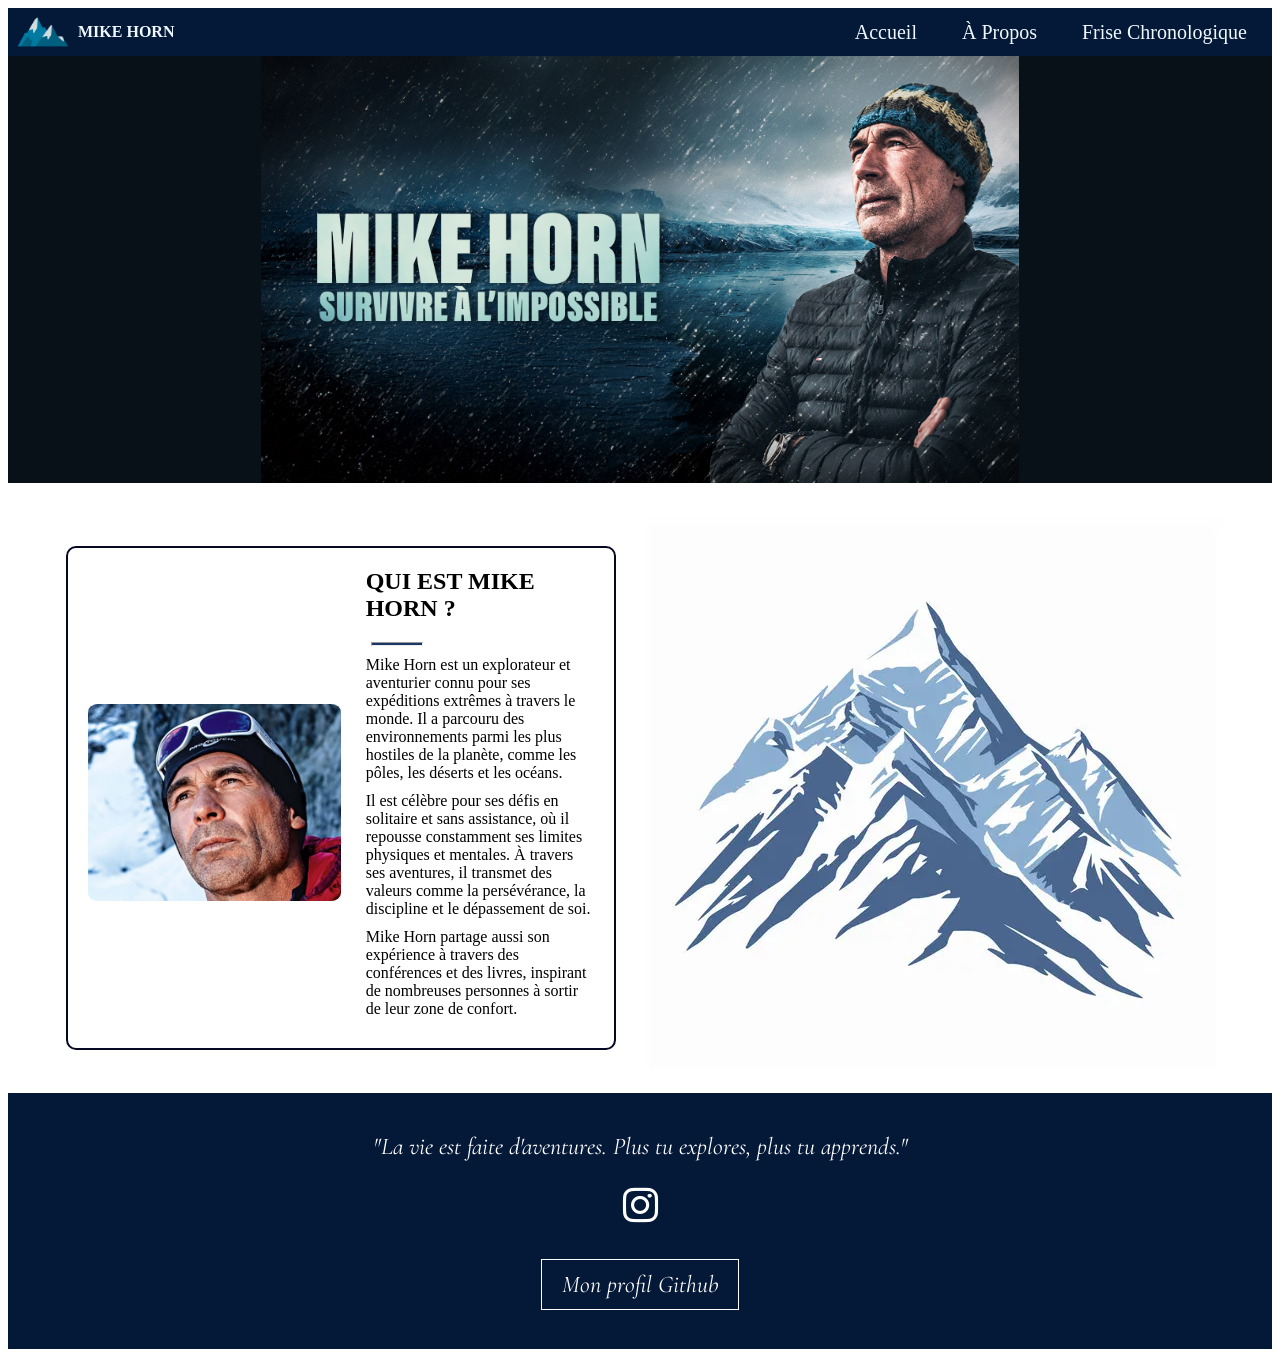
<file: index.html>
<!DOCTYPE html>
<html lang="fr">

<head>
    <meta charset="UTF-8">
    <meta name="viewport" content="width=device-width, initial-scale=1.0">
    <title>Mike Horn</title>
    <link rel="stylesheet" href="style.css">
    <link rel="stylesheet" href="https://cdnjs.cloudflare.com/ajax/libs/font-awesome/6.5.1/css/all.min.css">
    <link href="https://fonts.googleapis.com/css2?family=Cormorant+Garamond:ital@1&display=swap" rel="stylesheet">
</head>

<body>
    <header>
        <nav class="navbar">
            <article class="left">
                <img class="logo" src="assets/mountain.png" alt="montagne">
                <section class="titleNav">
                    <h1>MIKE HORN</h1>
                </section>
            </article>
            <section class="nav_lien">
                <a href="index.html"> Accueil</a>
                <a href="carte.html"> À Propos</a>
                <a href="frise.html"> Frise Chronologique</a>
            </section>
        </nav>
    </header>

    <main>

        <section class="big-image">
            <img class="photo" src="assets/Photo_Base.jpg" alt="Photo_Mike_Horn">
        </section>

        <section class="centre">
            <section class="cadre">
                <img class="photo-texte" src="assets/mike-horn.jpg" alt="photo-mike-horn">
                <article>
                    <h2> QUI EST MIKE HORN ?</h2>
                    <hr class="ligne">
                    <p class="texte">
                        Mike Horn est un explorateur et aventurier connu pour ses expéditions extrêmes à travers le
                        monde. Il a parcouru des environnements parmi les plus hostiles de la planète, comme les pôles,
                        les déserts et les océans.
                    </p>
                    <p class="texte">
                        Il est célèbre pour ses défis en solitaire et sans assistance, où il repousse constamment ses
                        limites physiques et mentales. À travers ses aventures, il transmet des valeurs comme la
                        persévérance, la discipline et le dépassement de soi.
                    </p>
                    <p class="texte">
                        Mike Horn partage aussi son expérience à travers des conférences et des livres, inspirant de
                        nombreuses personnes à sortir de leur zone de confort.
                    </p>
                </article>
            </section>
            <img class="montagne" src="assets/montagne.jpg" alt="image_montage">
        </section>
    </main>


    <footer>
        <p>"La vie est faite d'aventures. Plus tu explores, plus tu apprends."</p>
        <a href="https://www.instagram.com/mikehornexplorer/">
            <i class="fa-brands fa-instagram"></i>
        </a>
        <p><a class="lien" href="https://github.com/Mayulie"> Mon profil Github</a></p>
    </footer>

</body>

</html>
</file>
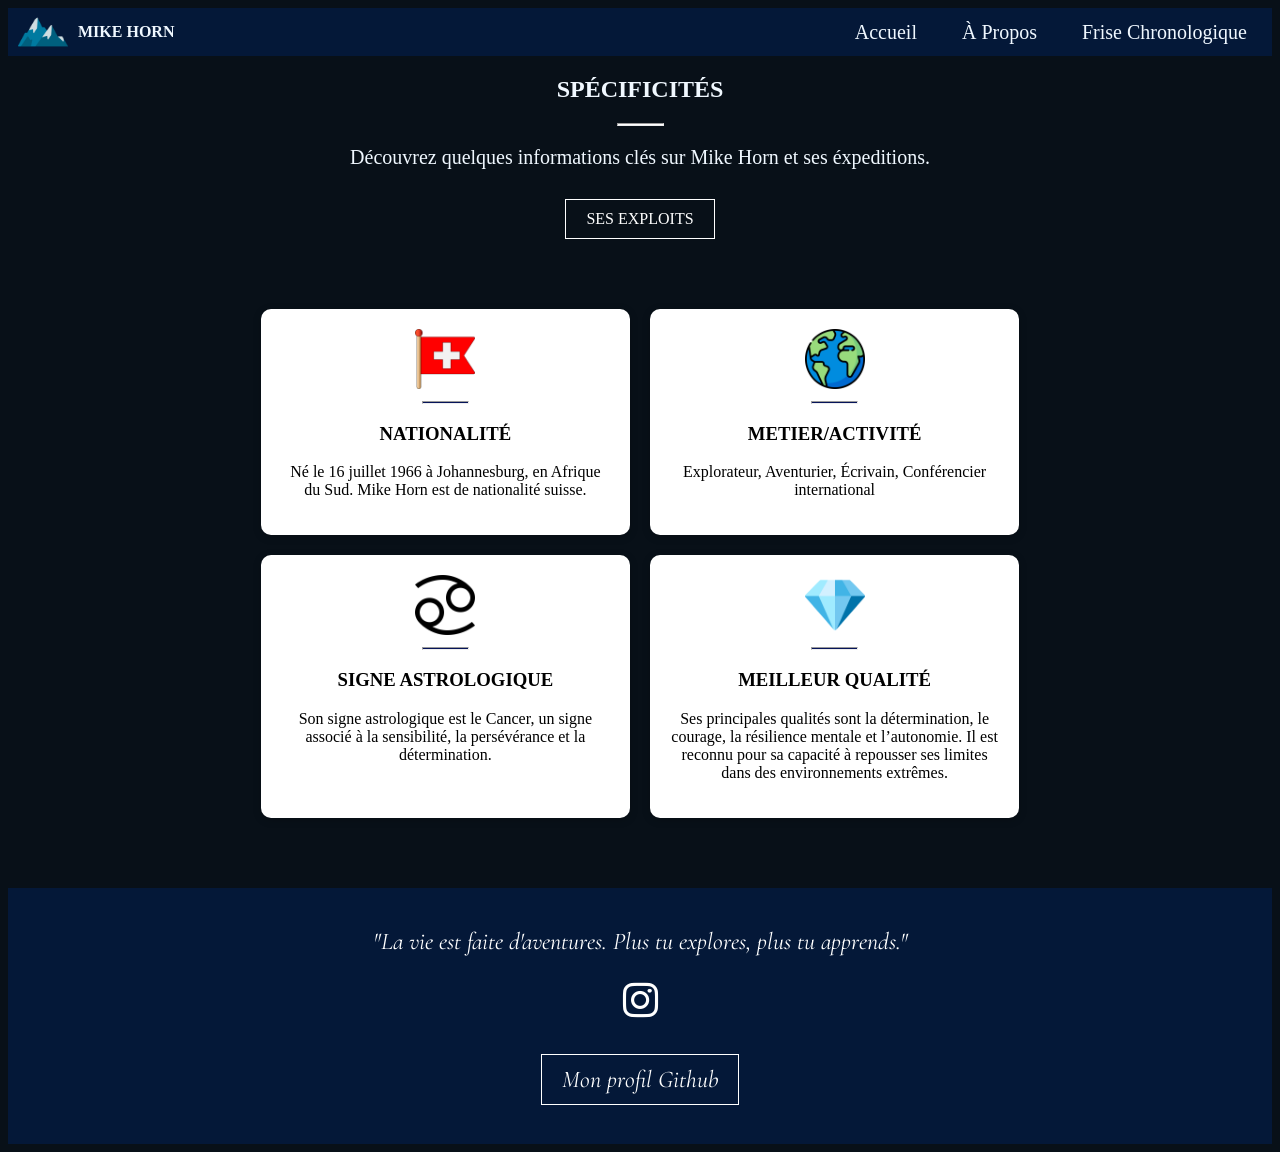
<file: Carte.html>
<!DOCTYPE html>
<html lang="fr">

<head>
    <meta charset="UTF-8">
    <meta name="viewport" content="width=device-width, initial-scale=1.0">
    <link rel="stylesheet" href="stylecarte.css">
    <title>Profile</title>
    <link rel="stylesheet" href="https://cdnjs.cloudflare.com/ajax/libs/font-awesome/6.5.1/css/all.min.css">
    <link href="https://fonts.googleapis.com/css2?family=Cormorant+Garamond:ital@1&display=swap" rel="stylesheet">
</head>

<body>
    <header>
        <nav class="navbar">
            <article class="left">
                <img class="logo" src="assets/mountain.png" alt="montagne">
                <section class="titleNav">
                    <h1>MIKE HORN</h1>
                </section>
            </article>
            <section class="nav_lien">
                <a href="index.html"> Accueil</a>
                <a href="carte.html"> À Propos</a>
                <a href="frise.html"> Frise Chronologique</a>
            </section>
        </nav>
    </header>

    <main>

        <article class="parent">
            <h2>SPÉCIFICITÉS</h2>
            <hr class="ligne">
            <p class="police">Découvrez quelques informations clés sur Mike Horn et ses éxpeditions.</p>
            <a class="lien" href="https://www.mikehorn.com/expeditions/">SES EXPLOITS</a>
        </article>

        <section>
            <article class="cartes">
                <article class="carte">
                    <img class="image" src="assets/switzerland.png" />
                    <hr>
                    <h3>NATIONALITÉ</h3>
                    <p>Né le 16 juillet 1966 à Johannesburg, en Afrique du Sud. Mike Horn est de nationalité suisse.</p>
                </article>
                <article class="carte">
                    <img class="image" src="assets/earth.png" />
                    <hr>
                    <h3>METIER/ACTIVITÉ</h3>
                    <p>Explorateur, Aventurier, Écrivain, Conférencier international</p>
                </article>
                <article class="carte">
                    <img class="image" src="assets/cancer.png" />
                    <hr>
                    <h3>SIGNE ASTROLOGIQUE</h3>
                    <p>Son signe astrologique est le Cancer, un signe associé à la sensibilité, la persévérance et la
                        détermination.</p>
                </article>
                <article class="carte">
                    <img class="image" src="assets/diamond.png">
                    <hr>
                    <h3>MEILLEUR QUALITÉ</h3>
                    <p>Ses principales qualités sont la détermination, le courage, la résilience mentale et l’autonomie.
                        Il est reconnu pour sa capacité à repousser ses limites dans des environnements extrêmes.</p>
                </article>
            </article>
        </section>

    </main>

    <footer>
        <p>"La vie est faite d'aventures. Plus tu explores, plus tu apprends."</p>
        <a href="https://www.instagram.com/mikehornexplorer/">
            <i class="fa-brands fa-instagram"></i>
        </a> 
        <p><a class="lien" href="https://github.com/Mayulie"> Mon profil Github</a></p>
    </footer>

</body>

</html>
</file>
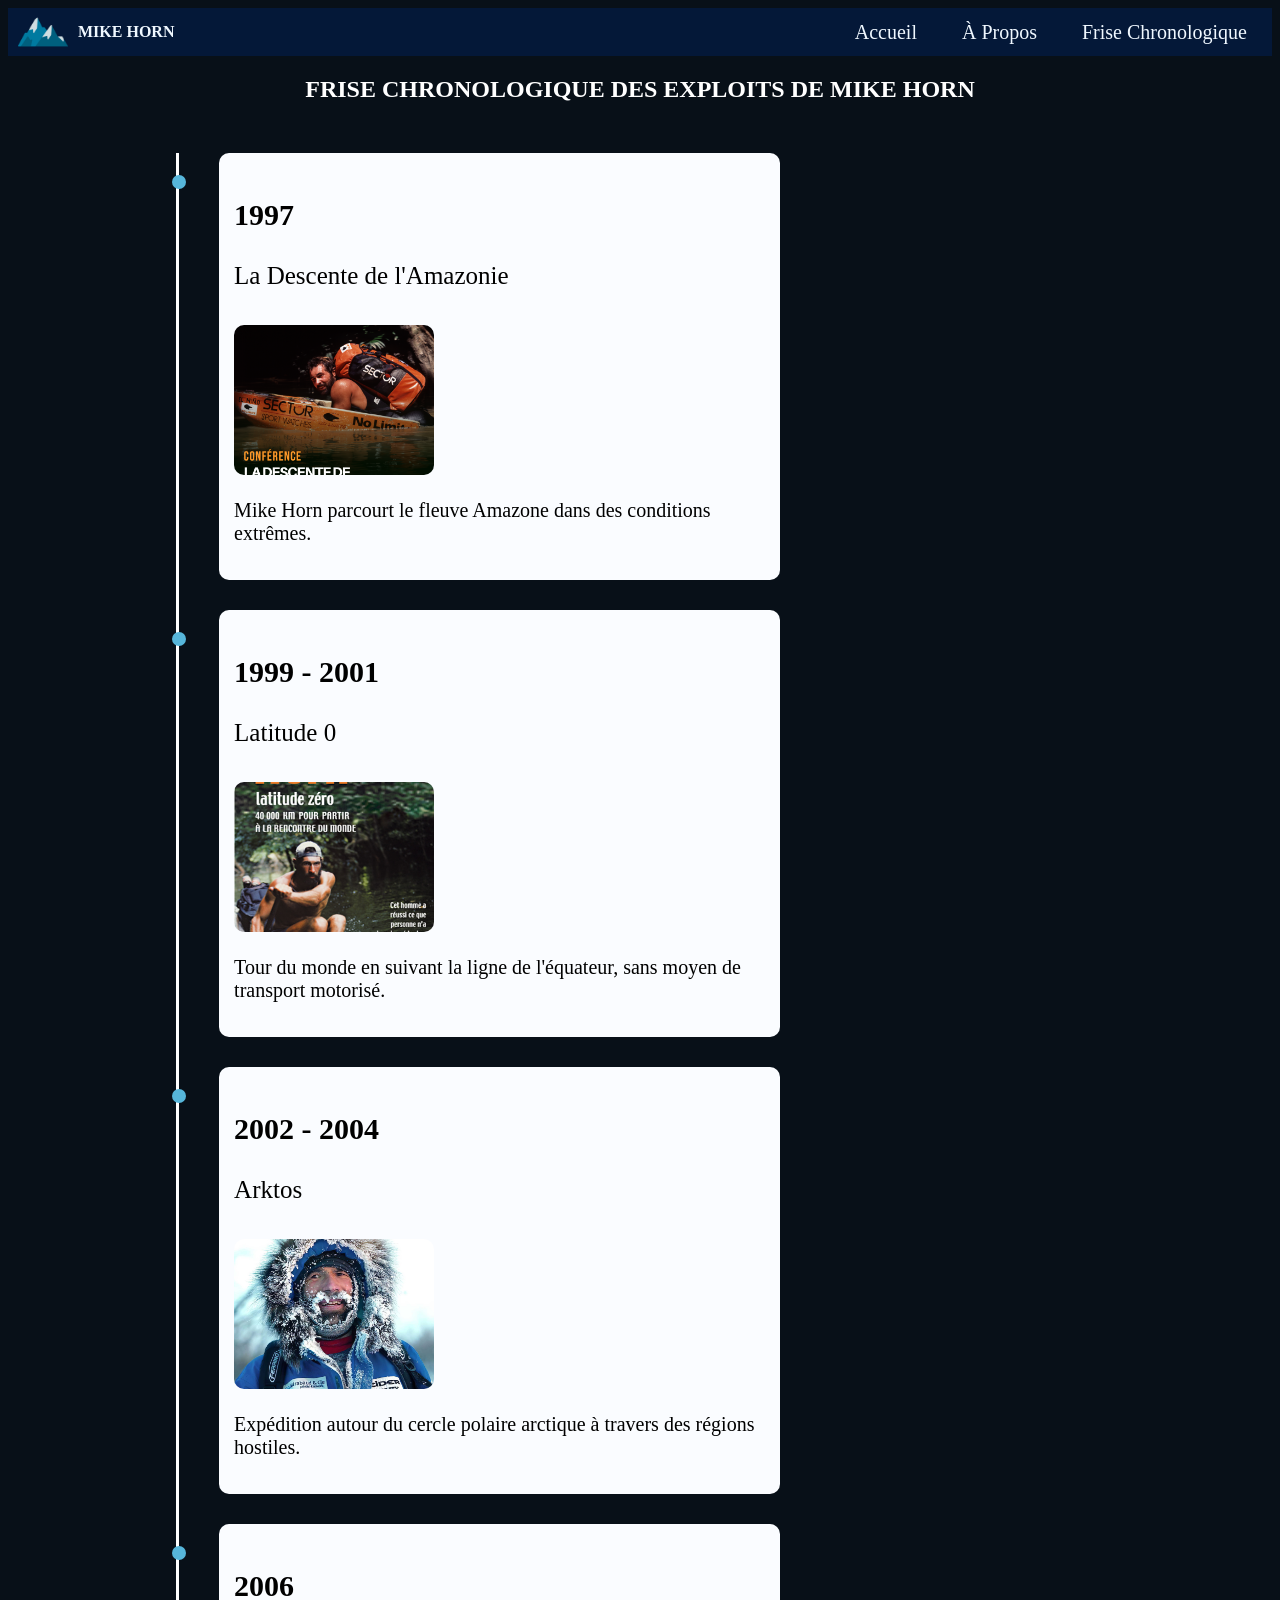
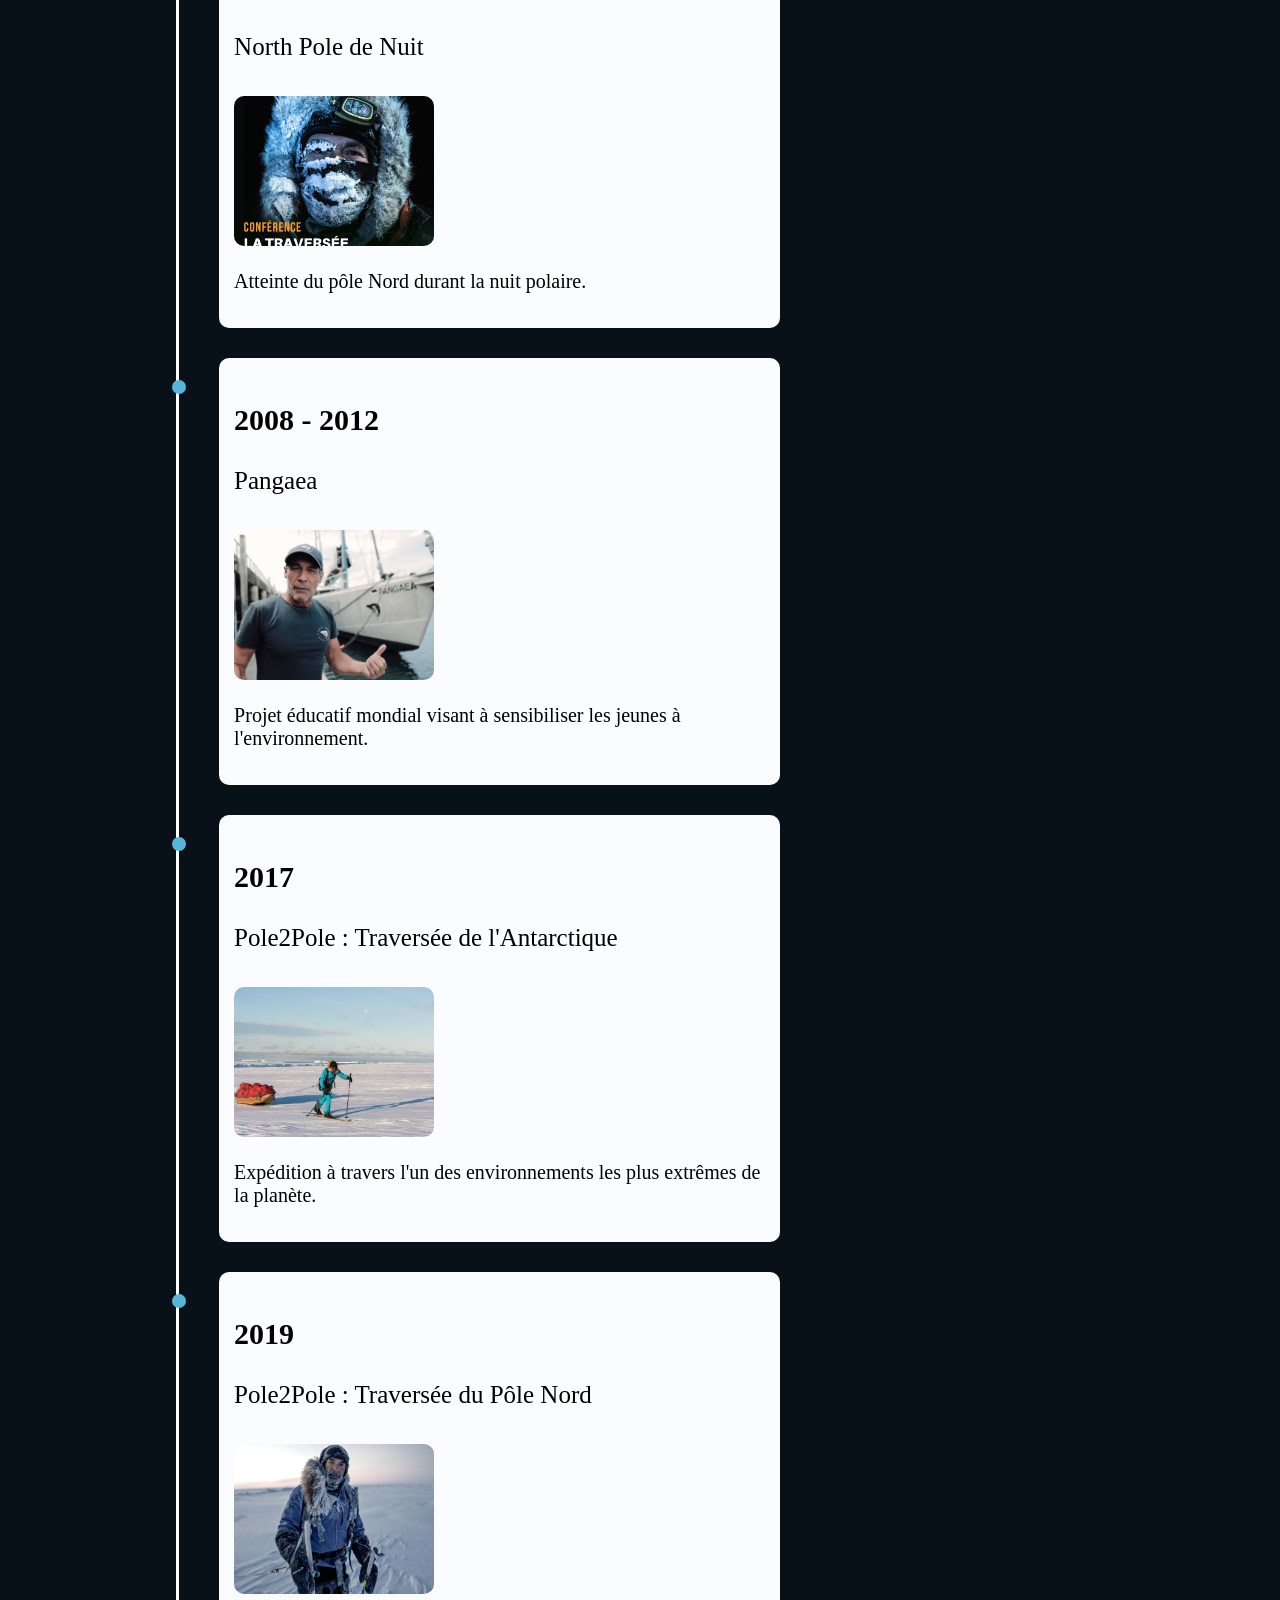
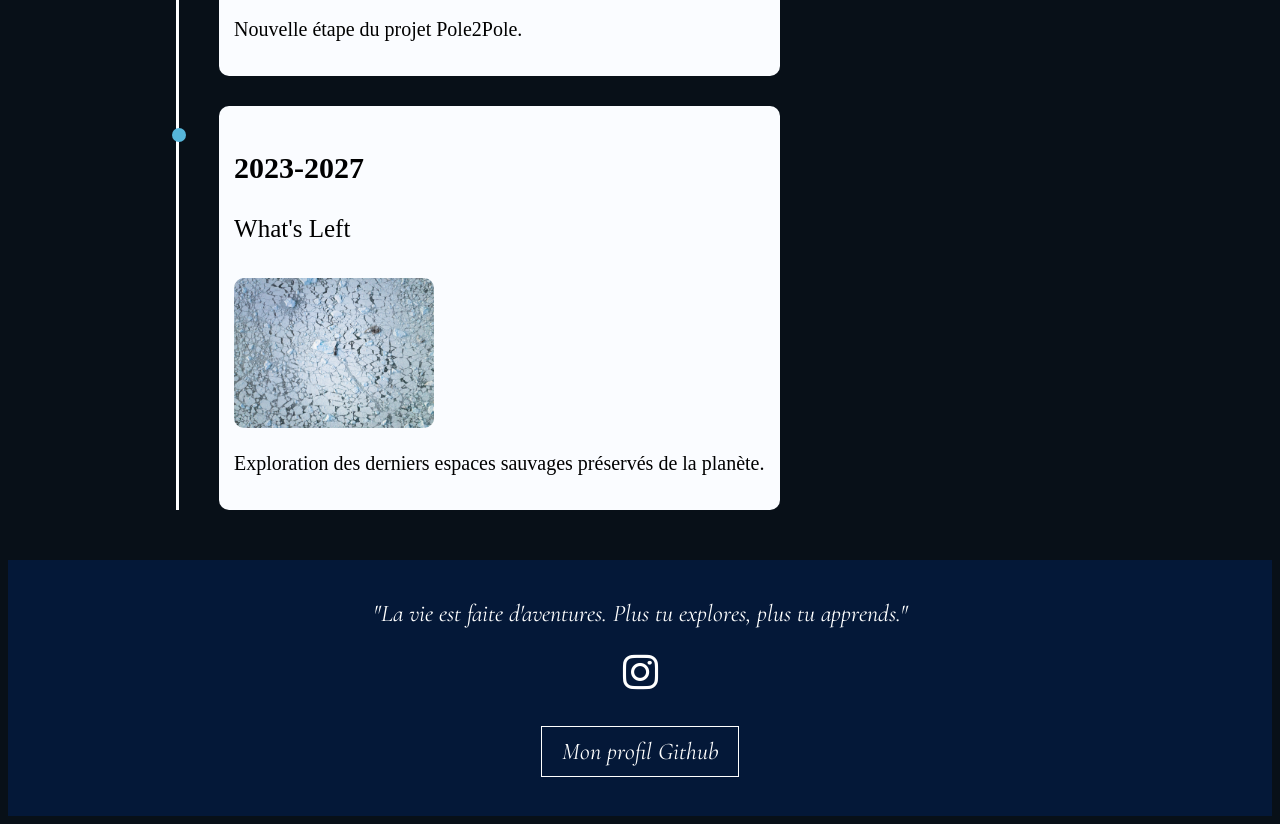
<file: frise.html>
<!DOCTYPE html>
<html lang="fr">

<head>
    <meta charset="UTF-8">
    <meta name="viewport" content="width=device-width, initial-scale=1.0">
    <title>Mike Horn</title>
    <link rel="stylesheet" href="stylefrise.css">
    <link rel="stylesheet" href="https://cdnjs.cloudflare.com/ajax/libs/font-awesome/6.5.1/css/all.min.css">
    <link href="https://fonts.googleapis.com/css2?family=Cormorant+Garamond:ital@1&display=swap" rel="stylesheet">

<body>
    <header>
        <nav class="navbar">
            <article class="left">
                <img class="logo" src="assets/mountain.png" alt="montagne">
                <section class="titleNav">
                    <h1>MIKE HORN</h1>
                </section>
            </article>
            <section class="nav_lien">
                <a href="index.html"> Accueil</a>
                <a href="carte.html"> À Propos</a>
                <a href="frise.html"> Frise Chronologique</a>
            </section>
        </nav>
    </header>

    <main>

        <h2>FRISE CHRONOLOGIQUE DES EXPLOITS DE MIKE HORN</h2>

        <section class="timeline">
            <article class="event">
                <h3>1997</h3>
                <p class="titre">La Descente de l'Amazonie</p>
                <img class="photo-frise" src="assets/6.png" alt="Amazonie">
                <p class="texte">Mike Horn parcourt le fleuve Amazone dans des conditions extrêmes.</p>
            </article>

            <article class="event">
                <h3>1999 - 2001</h3>
                <p class="titre">Latitude 0</p>
                <img class="photo-frise" src="assets/LATITUDE-ZERO_HORN1.jpg" alt="Latitude 0">
                <p class="texte"> Tour du monde en suivant la ligne de l'équateur, sans moyen de transport motorisé.</p>
            </article>

            <article class="event">
                <h3>2002 - 2004</h3>
                <p class="titre">Arktos</p>
                <img class="photo-frise" src="assets/mike-horn-siberie.jpg" alt="Arktos">
                <p class="texte">Expédition autour du cercle polaire arctique à travers des régions hostiles.</p>
            </article>

            <article class="event">
                <h3>2006</h3>
                <p class="titre">North Pole de Nuit</p>
                <img class="photo-frise" src="assets/1.png" alt="polenord">
                <p class="texte">Atteinte du pôle Nord durant la nuit polaire.</p>
            </article>

            <article class="event">
                <h3>2008 - 2012</h3>
                <p class="titre">Pangaea</p>
                <img class="photo-frise" src="assets/ob_7c9454_mike-horn-explorateur-confinement-bres.jpg" alt="bateau">
                <p class="texte">Projet éducatif mondial visant à sensibiliser les jeunes à l'environnement.</p>
            </article>

            <article class="event">
                <h3>2017</h3>
                <p class="titre">Pole2Pole : Traversée de l'Antarctique</p>
                <img class="photo-frise" src="assets/DmitrySharomov-20161211-6041-scaled.jpg" alt="Antarctique">
                <p class="texte">Expédition à travers l'un des environnements les plus extrêmes de la planète.</p>
            </article>

            <article class="event">
                <h3>2019</h3>
                <p class="titre">Pole2Pole : Traversée du Pôle Nord</p>
                <img class="photo-frise" src="assets/Yacht31_mikehorn_07.jpg" alt="image">
                <p class="texte">Nouvelle étape du projet Pole2Pole.</p>
            </article>

            <article class="event">
                <h3>2023-2027</h3>
                <p class="titre">What's Left</p>
                <img class="photo-frise" src="assets/LD-0947-copie-scaled.jpg" alt="image">
                <p class="texte"> Exploration des derniers espaces sauvages préservés de la planète.</p>
            </article>
        </section>
    </main>

    <footer>
        <p>"La vie est faite d'aventures. Plus tu explores, plus tu apprends."</p>
        <a href="https://www.instagram.com/mikehornexplorer/">
            <i class="fa-brands fa-instagram"></i>
        </a>
        <p><a class="lien" href="https://github.com/Mayulie"> Mon profil Github</a></p>
    </footer>

</body>

</html>
</file>
<file: style.css>
.navbar {
    background-color: rgb(4, 24, 56);
    display: flex;
    justify-content: space-between;
    align-items: center;
    padding: 5px 10px;
    height: 38px;

}

.left {
    display: flex;
    align-items: center;
    gap: 10px;

}

.logo {
    width: 50px;
    height: 50px;

}

.nav_lien {
    display: flex;
    gap: 15px;
}

.navbar a {
    font-size: 20px;
    text-decoration: none;
    padding: 15px;
    color: aliceblue;
    text-underline-offset: 8px;
}

a:hover {
    text-decoration: underline;
    color: #fff;

}

.titleNav {
    color: aliceblue;
    margin: 0;
    font-family: 'Times New Roman', Times, serif
}

.big-image {
    background-color: rgb(8 16 24);

}

.big-image .photo {
    width: 60%;
    height: 55%;
    display: block;
    margin: auto;

}

.centre .cadre {
    background-color: white;
    border: 2px solid rgb(5, 8, 34);

    display: flex;
    align-items: center;
    gap: 25px;
    width: 40%;
    margin-top: 10px;
    padding: 20px;
    border-radius: 10px;
    margin-left: 3%;
    margin-right: 0;
    transform: translateX(20px);
}

.centre {
    display: flex;
    justify-content: space-between;
    align-items: center;
    gap: 25px;
    margin-top: 10px;
}

.photo-texte {
    width: 50%;
    border-radius: 4%;
    margin-top: 10px;
}

h2 {
    margin-left: 0px;
    margin-top: 0;
}

.ligne {
    width: 50px;
    height: 2px;
    background-color: rgb(26, 54, 101);
    margin-left: 5px;
}

.texte {
    text-align: left;
    margin: 10px 0;
}

.montagne {
    transform: translateX(-40px);
}


footer {
    background-color: rgb(4 24 56);
    text-align: center;
    color: white;
    padding: 15px 20px;
}

footer p {
    font-family: "Cormorant Garamond", serif;
    font-style: italic;
    font-size: 24px;
}

.lien {
    color: #fff;
    text-decoration: none;
    margin-top: 10px;
    display: inline-block;
    border: 1px solid white;
    padding: 10px 20px;
    transition: 0.3s;
}

.lien:hover {
    transform: scale(1.05);
    text-decoration: none;
}

.fa-instagram {
    font-size: 40px;
    color: white;
    transition: 0.3s;
}

.fa-instagram:hover {
    transform: scale(1.05);
    
}



@media (max-width: 768px) {

    .navbar {
        flex-direction: column;
        height: auto;
        gap: 10px;
        text-align: center;
    }

    .navbar a {
        font-size: 18px;
        padding: 8px;
    }

    .logo {
        width: 40px;
        height: 40px;
    }

    .big-image .photo {
        width: 90%;
        height: auto;
    }

    .centre {
        flex-direction: column;
        align-items: center;
    }

    .centre .cadre {
        width: 90%;
        flex-direction: column;
        transform: none;
        margin: 0;
        padding: 15px;
    }

    .photo-texte {
        width: 100%;
        margin-bottom: 10px;
    }

    .montagne {
        transform: none;
        width: 80%;
        margin-top: 10px;
    }

    footer {
        padding: 40px 15px;

    }

    footer p {
        font-size: 14px;
    }
}
</file>
<file: stylecarte.css>
body {
   background-color: rgb(8 16 24)
}

.navbar {
    background-color: rgb(4, 24, 56);
    display: flex; 
    justify-content: space-between;
    align-items: center;
    padding: 5px 10px;
    height: 38px;
    
    
}

.left {
    display: flex;
    align-items: center;
    gap: 10px;

}

.logo { 
    width: 50px;
    height: 50px;

}

.titleNav{
    color: aliceblue;
    font-family:'Times New Roman', Times, serif


}

.nav_lien {
    display: flex;
    gap: 15px;
}

.navbar a {
    font-size: 20px;
    text-decoration: none;
    padding: 15px;
    color: aliceblue;
    text-underline-offset: 8px;
    
}

a:hover {
    text-decoration: underline;
    color: #fff;
}

.parent{
    text-align: center;
    color: aliceblue;
} 

.police {  
    font-family: Georgia, 'Times New Roman', Times, serif;
    font-size: 20px;
} 

.lien { 
    color: #fff;
    text-decoration: none;
    margin-top: 10px;
    display: inline-block; 
    border: 1px solid white;
    padding: 10px 20px; 
    transition: 0.3s;
}

.lien:hover {
    transform: scale(1.05);
    text-decoration: none;
}

.ligne {
    background-color: white;
}

.cartes {
    display: grid;
    grid-template-columns: repeat(2, 1fr);
    gap: 20px; 
    width:60%;
    margin: 70px auto;
}

.carte {
    background-color: white;
    padding: 20px;
    border-radius: 10px;
    box-shadow: 0 2px 8px rgba(0,0,0,0.2);
    text-align: center;
    min-height: 100px;
    transition: 0.3s;
}

.carte:hover {
    transform: scale(1.05);
    
}

.image {
    width: 60px; 
}

hr {
    width: 45px;
    height: 1px;
    background-color: rgb(6, 20, 90);
}

footer {
    background-color: rgb(4 24 56);
    text-align: center; 
    color: white;
    padding: 15px 20px;
}

footer p {
    font-family: "Cormorant Garamond", serif;
    font-style: italic;
    font-size: 24px;
}

.fa-instagram {
    font-size: 40px;
    color: white; 
    transition: 0.3s;
} 

.fa-instagram:hover {
    transform: scale(1.05);
}

@media (max-width: 768px) {

    
    .cartes {
        grid-template-columns: 1fr;
        width: 90%;
        margin: 40px auto;
    }

    .carte {
        width: 100%;
    }

    .navbar {
        flex-direction: column;
        height: auto;
        gap: 10px;
        text-align: center;
    }

    .navbar a {
        font-size: 18px;
        padding: 10px;
    }

    
    .titleNav h1 {
        font-size: 20px;
    }

 
    .logo {
        width: 35px;
        height: 35px;
    }

    .parent {
        padding: 0 15px;
    }

    
    .lien {
        font-size: 16px;
        padding: 8px 15px;
    }

    
    .image {
        width: 50px;
    }
}
</file>
<file: stylefrise.css>
body {
    background-color: rgb(8 16 24)
}

.navbar {
    background-color: rgb(4, 24, 56);
    display: flex; 
    justify-content: space-between;
    align-items: center;
    padding: 5px 10px;
    height: 38px;

}

.left {
    display: flex;
    align-items: center;
    gap: 10px;

}

.logo { 
    width: 50px;
    height: 50px;

}

.nav_lien {
    display: flex;
    gap: 15px;
}

.navbar a {
    font-size: 20px;
    text-decoration: none;
    padding: 15px;
    color: aliceblue;
    text-underline-offset: 8px;
}

a:hover {
    text-decoration: underline;
    color: #fff;
    
}

.titleNav {
    color: aliceblue;
    margin: 0;
    font-family:'Times New Roman', Times, serif
}

h2 {
    text-align: center;
    color: #fff;
    font-family: Georgia, 'Times New Roman', Times, serif;
}

.photo-frise {
    width: 200px;
    height: 150px;
    object-fit: cover;
    border-radius: 10px;
    margin-top: 10px;
}

.timeline {
    width: 70%;
    margin: 50px auto;
    position: relative;
    border-left: 3px solid white;
    padding-left: 40px; 
    
} 

.event {
    background: rgb(250, 252, 255);
    padding: 15px;
    border-radius: 10px;
    margin-bottom: 30px;
    position: relative;
    width: 60%;
}

.event::before {
    content: "";
    position: absolute;
    left: -47px; 
    top: 22px;

    width: 14px;
    height: 14px;
    background: rgb(86, 182, 218);
    border-radius: 50%;
}

h3 {
    font-size: 30px;

}

.titre {
    font-size: 25px;
}

.texte {
    font-size: 20px;
  
}

footer {
    background-color: rgb(4 24 56);
    text-align: center; 
    color: white;
    padding: 15px 20px;
    
}

footer p {
    font-family: "Cormorant Garamond", serif;
    font-style: italic;
    font-size: 24px;
}

.fa-instagram {
    font-size: 40px;
    color: white; 
    transition: 0.3s;
} 

.fa-instagram:hover {
    transform: scale(1.05);
}

.lien {
    color: #fff;
    text-decoration: none;
    margin-top: 10px;
    display: inline-block;
    border: 1px solid white;
    padding: 10px 20px;
    transition: 0.3s;
}

.lien:hover {
    transform: scale(1.05);
    text-decoration: none;
}

@media (max-width: 768px) {

  
    .navbar {
        flex-direction: column;
        height: auto;
        gap: 10px;
        text-align: center;
    }

    .nav_lien {
        flex-direction: column;
        gap: 5px;
    }

    .navbar a {
        padding: 8px;
        font-size: 16px;
    }

    h2 {
        font-size: 18px;
        padding: 10px;
    }

        .timeline {
        width: 95%;
        padding-left: 20px;
    }

    .event {
        width: 100%;
    }

    .photo-frise {
        width: 100%;
        height: auto;
    }

   
    .titre {
        font-size: 18px;
    }

    .texte {
        font-size: 14px;
    }

    h3 {
        font-size: 22px;
    }

    
    footer p {
        font-size: 18px;
    }
}
</file>
